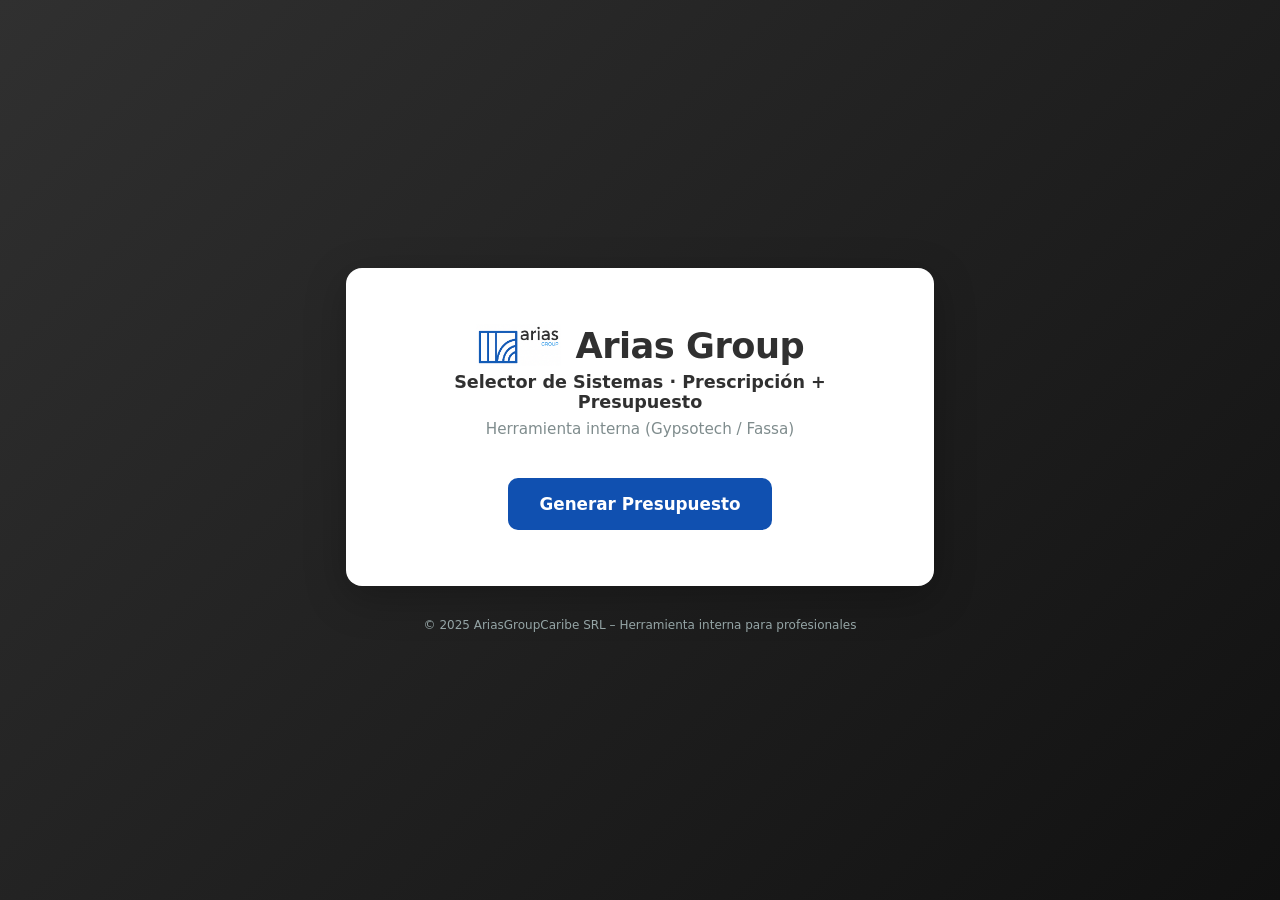
<file: index.html>
<!doctype html>
<html lang="es">
<head>
  <meta charset="utf-8" />
  <meta name="viewport" content="width=device-width,initial-scale=1" />
  <title>AriasGroupCaribe SRL – Presupuesto FassaBortolo</title>
  <style>
    :root{--rojo:#1050B0;--gris:#303030;--light:#f5f7fb}
    body{font-family:system-ui,-apple-system,Segoe UI,Roboto,Arial,sans-serif;margin:0;background:linear-gradient(135deg,var(--gris) 0%,#111 100%);display:flex;flex-direction:column;align-items:center;justify-content:center;height:100vh;color:#fff}
    .card{background:#fff;border-radius:16px;box-shadow:0 12px 40px rgba(0,0,0,.25);padding:56px 64px;text-align:center;max-width:460px;width:90%}
    .brand{display:flex;align-items:center;justify-content:center;gap:14px;margin-bottom:6px}
    .brand img{height:42px;width:auto;display:block}
    .logo{font-size:2.2rem;font-weight:800;color:var(--gris);letter-spacing:-0.5px}
    .byline{font-size:1.1rem;font-weight:600;margin-bottom:8px;color:var(--gris)}
    .tagline{font-size:0.95rem;color:#7f8c8d;margin-bottom:40px}
    .btn{display:inline-block;padding:16px 32px;border:0;border-radius:10px;background:var(--rojo);color:#fff;font-size:1.05rem;font-weight:600;text-decoration:none;transition:.25s}
    .btn:hover{background:#0B66D6}
    footer{margin-top:32px;font-size:.75rem;color:#95a5a6}
    
    /* Responsive - Móvil */
    @media (max-width: 768px) {
      body{min-height:100vh;padding:20px}
      .card{padding:32px 24px;max-width:100%}
      .logo{font-size:2rem}
      .byline{font-size:1rem}
      .tagline{font-size:.85rem;margin-bottom:32px}
      .btn{padding:14px 28px;font-size:1rem;width:100%}
      footer{font-size:.7rem;margin-top:24px}
    }
  </style>
</head>
<body>
  <div class="card">
    <div class="brand">
      <img src="app/assets/logo-arias-wide.png" alt="Arias Group" class="brand-logo" />
      <div class="logo">Arias Group</div>
    </div>
    <div class="byline">Selector de Sistemas · Prescripción + Presupuesto</div>
    <div class="tagline">Herramienta interna (Gypsotech / Fassa)</div>
    <a class="btn" href="app/presupuesto.html">Generar Presupuesto</a>
  </div>
  <footer>© 2025 AriasGroupCaribe SRL – Herramienta interna para profesionales</footer>
</body>
</html>
</file>
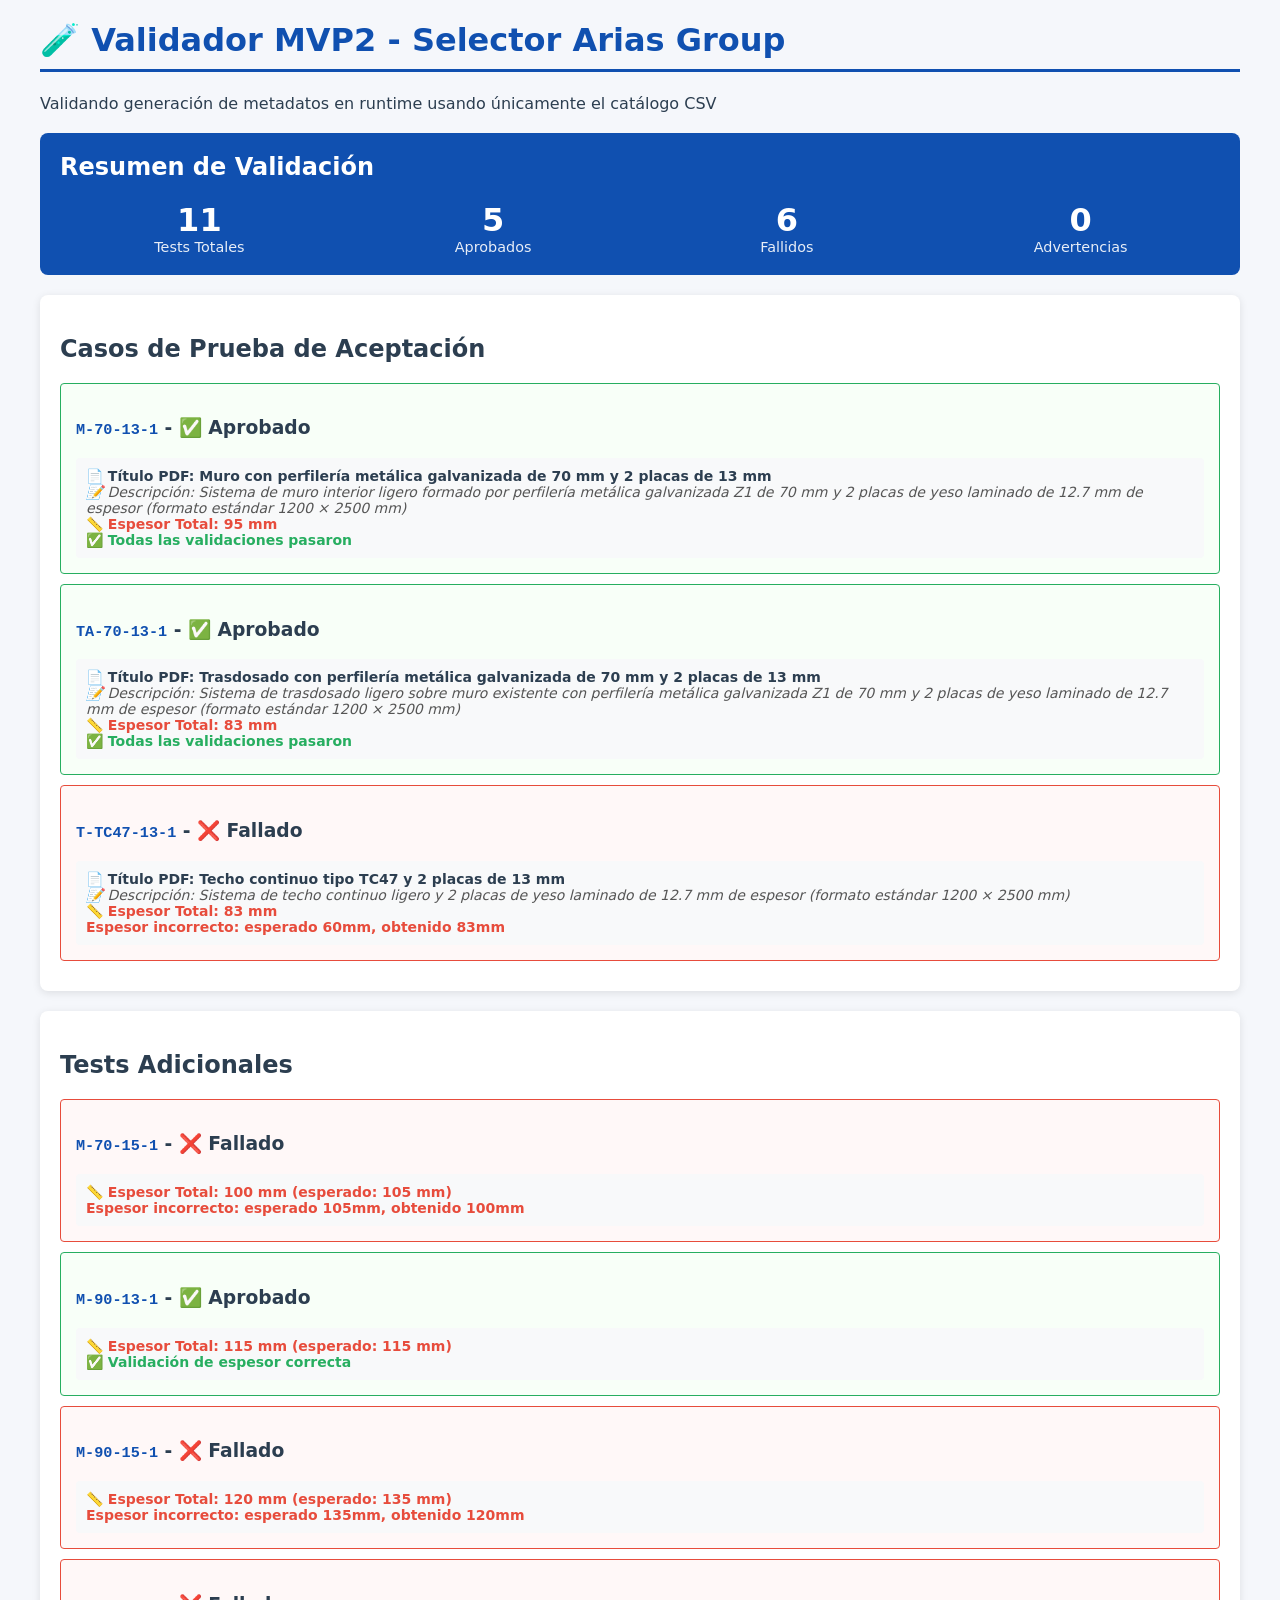
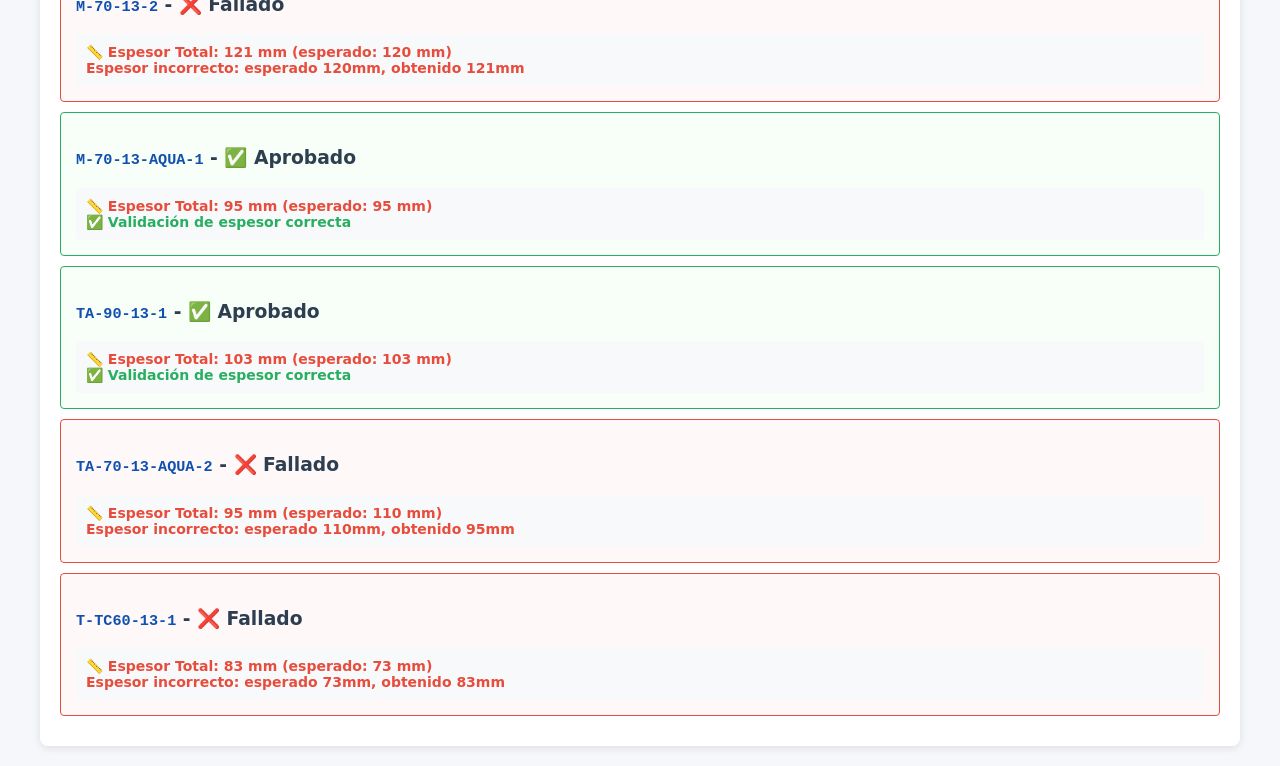
<file: app/test/test-validator.html>
<!DOCTYPE html>
<html lang="es">
<head>
  <meta charset="UTF-8">
  <meta name="viewport" content="width=device-width, initial-scale=1.0">
  <title>Validador MVP2 - Selector Arias Group</title>
  <style>
    body {
      font-family: system-ui, -apple-system, sans-serif;
      margin: 20px;
      background: #f5f7fb;
      color: #2c3e50;
    }
    .container {
      max-width: 1200px;
      margin: 0 auto;
    }
    h1 {
      color: #1050B0;
      border-bottom: 3px solid #1050B0;
      padding-bottom: 10px;
    }
    .test-section {
      background: white;
      padding: 20px;
      margin: 20px 0;
      border-radius: 8px;
      box-shadow: 0 2px 8px rgba(0,0,0,0.1);
    }
    .test-case {
      border: 1px solid #e0e0e0;
      margin: 10px 0;
      padding: 15px;
      border-radius: 4px;
    }
    .test-case.success {
      border-color: #27ae60;
      background: #f8fff8;
    }
    .test-case.error {
      border-color: #e74c3c;
      background: #fff8f8;
    }
    .test-case.warning {
      border-color: #f39c12;
      background: #fffbf0;
    }
    .system-id {
      font-family: monospace;
      font-weight: bold;
      color: #1050B0;
    }
    .result {
      margin-top: 10px;
      padding: 10px;
      background: #f8f9fa;
      border-radius: 4px;
      font-size: 14px;
    }
    .espesor {
      font-weight: bold;
      color: #e74c3c;
    }
    .titulo {
      font-weight: bold;
      color: #2c3e50;
    }
    .descripcion {
      color: #555;
      font-style: italic;
    }
    .error-message {
      color: #e74c3c;
      font-weight: bold;
    }
    .success-message {
      color: #27ae60;
      font-weight: bold;
    }
    .warning-message {
      color: #f39c12;
      font-weight: bold;
    }
    .summary {
      background: #1050B0;
      color: white;
      padding: 20px;
      border-radius: 8px;
      margin: 20px 0;
    }
    .summary h2 {
      margin-top: 0;
    }
    .stats {
      display: grid;
      grid-template-columns: repeat(auto-fit, minmax(150px, 1fr));
      gap: 15px;
      margin-top: 15px;
    }
    .stat {
      text-align: center;
    }
    .stat-number {
      font-size: 2em;
      font-weight: bold;
    }
    .stat-label {
      font-size: 0.9em;
      opacity: 0.9;
    }
  </style>
</head>
<body>
  <div class="container">
    <h1>🧪 Validador MVP2 - Selector Arias Group</h1>
    <p>Validando generación de metadatos en runtime usando únicamente el catálogo CSV</p>
    
    <div class="summary">
      <h2>Resumen de Validación</h2>
      <div class="stats">
        <div class="stat">
          <div class="stat-number" id="total-tests">0</div>
          <div class="stat-label">Tests Totales</div>
        </div>
        <div class="stat">
          <div class="stat-number" id="passed-tests">0</div>
          <div class="stat-label">Aprobados</div>
        </div>
        <div class="stat">
          <div class="stat-number" id="failed-tests">0</div>
          <div class="stat-label">Fallidos</div>
        </div>
        <div class="stat">
          <div class="stat-number" id="warning-tests">0</div>
          <div class="stat-label">Advertencias</div>
        </div>
      </div>
    </div>
    
    <div class="test-section">
      <h2>Casos de Prueba de Aceptación</h2>
      <div id="test-cases"></div>
    </div>
    
    <div class="test-section">
      <h2>Tests Adicionales</h2>
      <div id="additional-tests"></div>
    </div>
  </div>
  <!-- MVP2 modules -->
  <script type="module">
    import SystemMetadataGenerator from "../engine/systemMetadataGenerator.js";
    import SystemIntegration from "../engine/systemIntegration.js";
    // Datos de prueba simulados
    const catalogoCSV = `| codigo | concepto | unidad | precio_catalogo_almeria | familia_precio |
| --- | --- | --- | --- | --- |
| L00A003250A0 | Placa Gypsotech STD BA 13x1200x2500 | ud | 4.20 | PLACA |
| L00A005200A0 | Placa Gypsotech STD BA 15x1200x2500 | ud | 5.10 | PLACA |
| L00H003250A0 | Placa Gypsotech AQUA BA 13x1200x2500 | ud | 7.66 | PLACA |
| C367038299A | Montante 70/37 Z1 2.990 mm | ml | 1.78 | RESTO |
| C399041299A | Montante 90/40 Z1 2.990 mm | ml | 2.23 | RESTO |
| U307030300A | Rail 70 Z1 3.000 mm | ml | 1.43 | RESTO |
| U309030300A | Rail 90 Z1 3.000 mm | ml | 1.75 | RESTO |
| C174717300A | Perfil TC 47 Z1 3.000 mm | ml | 1.13 | RESTO |`;

    // Casos de prueba de aceptación
    const casosPrueba = [
      {
        id: 'M-70-13-1',
        tipo: 'Muro',
        espesorEsperado: 95,
        materiales: [
          { codigo: 'L00A003250A0', concepto: 'Gypsotech STD BA 13mm', unidad: 'm2', rendimiento_m2: 2.10 },
          { codigo: 'C367038299A', concepto: 'Montante 70/37 Z1', unidad: 'ml', rendimiento_m2: 2.8 },
          { codigo: 'U307030300A', concepto: 'Rail 70 Z1', unidad: 'ml', rendimiento_m2: 0.95 }
        ]
      },
      {
        id: 'TA-70-13-1',
        tipo: 'Trasdosado',
        espesorEsperado: 83,
        materiales: [
          { codigo: 'L00A003250A0', concepto: 'Gypsotech STD BA 13mm', unidad: 'm2', rendimiento_m2: 2.10 },
          { codigo: 'C367038299A', concepto: 'Montante 70/37 Z1', unidad: 'ml', rendimiento_m2: 1.60 },
          { codigo: 'U307030300A', concepto: 'Rail 70 Z1', unidad: 'ml', rendimiento_m2: 0.70 }
        ]
      },
      {
        id: 'T-TC47-13-1',
        tipo: 'Techo',
        espesorEsperado: 60,
        materiales: [
          { codigo: 'L00A003250A0', concepto: 'Gypsotech STD BA 13mm', unidad: 'm2', rendimiento_m2: 2.10 },
          { codigo: 'C174717300A', concepto: 'Perfil TC 47 Z1', unidad: 'ml', rendimiento_m2: 1.50 }
        ]
      }
    ];

    // Tests adicionales
    const testsAdicionales = [
      { id: 'M-70-15-1', tipo: 'Muro', espesorEsperado: 105 },
      { id: 'M-90-13-1', tipo: 'Muro', espesorEsperado: 115 },
      { id: 'M-90-15-1', tipo: 'Muro', espesorEsperado: 135 },
      { id: 'M-70-13-2', tipo: 'Muro', espesorEsperado: 120 },
      { id: 'M-70-13-AQUA-1', tipo: 'Muro', espesorEsperado: 95 },
      { id: 'TA-90-13-1', tipo: 'Trasdosado', espesorEsperado: 103 },
      { id: 'TA-70-13-AQUA-2', tipo: 'Trasdosado', espesorEsperado: 110 },
      { id: 'T-TC60-13-1', tipo: 'Techo', espesorEsperado: 73 }
    ];

    let stats = {
      total: 0,
      passed: 0,
      failed: 0,
      warnings: 0
    };

    // Inicializar generador
    async function runTests() {
      const generator = new SystemMetadataGenerator();
      await generator.loadCatalogo(catalogoCSV);

      // Ejecutar casos de prueba
      const testCasesContainer = document.getElementById('test-cases');
      
      for (const testCase of casosPrueba) {
        stats.total++;
        const result = generator.generarMetadatos(testCase.id, testCase.materiales);
        
        const testDiv = document.createElement('div');
        testDiv.className = 'test-case';
        
        let status = 'success';
        let messages = [];
        
        // Validar espesor
        if (result.espesor_total_mm !== testCase.espesorEsperado) {
          status = 'error';
          messages.push(`Espesor incorrecto: esperado ${testCase.espesorEsperado}mm, obtenido ${result.espesor_total_mm}mm`);
        }
        
        // Validar tipo
        if (result.tipo !== testCase.tipo) {
          status = 'error';
          messages.push(`Tipo incorrecto: esperado ${testCase.tipo}, obtenido ${result.tipo}`);
        }
        
        // Validar que no hay errores
        if (result.error) {
          status = 'error';
          messages.push(`Error: ${result.error}`);
        }
        
        // Validar validación de catálogo
        if (result.validacion_catalogo && !result.validacion_catalogo.valido) {
          status = 'warning';
          messages.push(`Materiales no encontrados: ${result.validacion_catalogo.noEncontrados.join(', ')}`);
        }
        
        if (messages.length === 0) {
          messages.push('✅ Todas las validaciones pasaron');
          stats.passed++;
        } else if (status === 'warning') {
          stats.warnings++;
        } else {
          stats.failed++;
        }
        
        testDiv.className += ` ${status}`;
        
        testDiv.innerHTML = `
          <h3><span class="system-id">${testCase.id}</span> - ${status === 'success' ? '✅ Aprobado' : status === 'warning' ? '⚠️ Advertencia' : '❌ Fallado'}</h3>
          <div class="result">
            <div class="titulo">📄 Título PDF: <span>${result.titulo_pdf}</span></div>
            <div class="descripcion">📝 Descripción: <span>${result.descripcion_tecnica_corta}</span></div>
            <div class="espesor">📏 Espesor Total: <span>${result.espesor_total_mm} mm</span></div>
            <div class="${status === 'success' ? 'success-message' : status === 'warning' ? 'warning-message' : 'error-message'}">
              ${messages.join('<br>')}
            </div>
          </div>
        `;
        
        testCasesContainer.appendChild(testDiv);
      }

      // Ejecutar tests adicionales
      const additionalTestsContainer = document.getElementById('additional-tests');
      
      for (const testCase of testsAdicionales) {
        stats.total++;
        const result = generator.generarMetadatos(testCase.id, []);
        
        const testDiv = document.createElement('div');
        testDiv.className = 'test-case';
        
        let status = 'success';
        let messages = [];
        
        // Validar espesor
        if (result.espesor_total_mm !== testCase.espesorEsperado) {
          status = 'error';
          messages.push(`Espesor incorrecto: esperado ${testCase.espesorEsperado}mm, obtenido ${result.espesor_total_mm}mm`);
        }
        
        // Validar tipo
        if (result.tipo !== testCase.tipo) {
          status = 'error';
          messages.push(`Tipo incorrecto: esperado ${testCase.tipo}, obtenido ${result.tipo}`);
        }
        
        if (messages.length === 0) {
          messages.push('✅ Validación de espesor correcta');
          stats.passed++;
        } else {
          stats.failed++;
        }
        
        testDiv.className += ` ${status}`;
        
        testDiv.innerHTML = `
          <h3><span class="system-id">${testCase.id}</span> - ${status === 'success' ? '✅ Aprobado' : '❌ Fallado'}</h3>
          <div class="result">
            <div class="espesor">📏 Espesor Total: <span>${result.espesor_total_mm} mm</span> (esperado: ${testCase.espesorEsperado} mm)</div>
            <div class="${status === 'success' ? 'success-message' : 'error-message'}">
              ${messages.join('<br>')}
            </div>
          </div>
        `;
        
        additionalTestsContainer.appendChild(testDiv);
      }

      // Actualizar resumen
      document.getElementById('total-tests').textContent = stats.total;
      document.getElementById('passed-tests').textContent = stats.passed;
      document.getElementById('failed-tests').textContent = stats.failed;
      document.getElementById('warning-tests').textContent = stats.warnings;
    }

    // Ejecutar tests al cargar
    document.addEventListener('DOMContentLoaded', runTests);
  </script>
</body>
</html>
</file>
